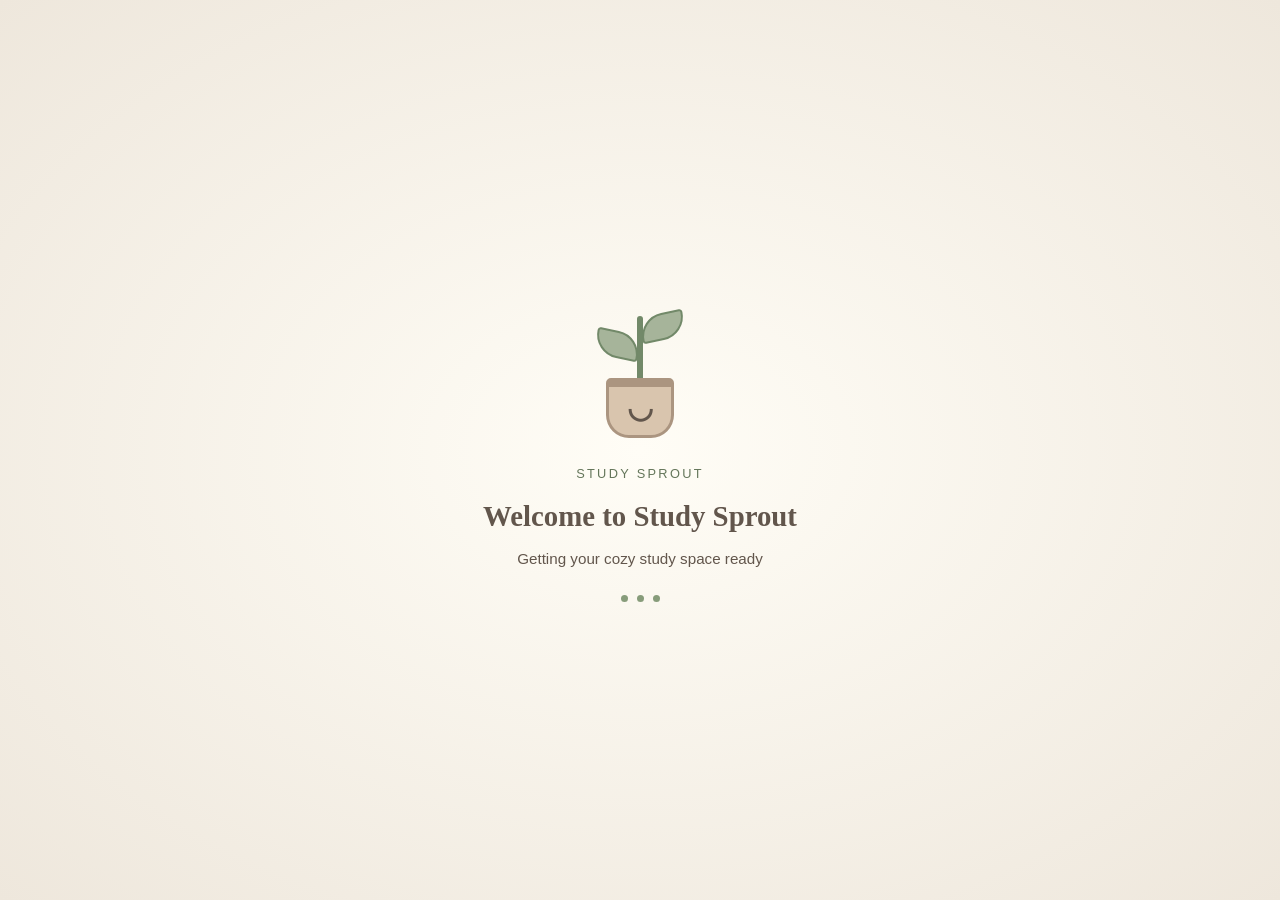
<file: index.html>
<!DOCTYPE html>
<html lang="en">
<head>
  <meta charset="UTF-8">
  <meta name="viewport" content="width=device-width, initial-scale=1">
  <meta name="description" content="Give your new little plant friend a name.">
 <title>Study Sprout | Name Your Plant</title>
  <link rel="stylesheet" href="style.css">
  <script src="name.js" defer></script>
</head>
<body>
  <!-- JavaScript briefly shows this welcome screen when the page opens. -->
  <div id="loading-screen" class="loading-screen" role="status" hidden>
    <div class="loading-content">
      <div class="loading-sprout" aria-hidden="true"><span class="loading-stem"></span><span class="loading-leaf loading-leaf-left"></span><span class="loading-leaf loading-leaf-right"></span><span class="loading-pot">◡</span></div>
      <p class="loading-brand">Study Sprout</p>
      <p id="loading-message">Welcome to Study Sprout</p>
      <p class="loading-caption">Getting your cozy study space ready</p>
      <div class="loading-dots" aria-hidden="true"><span></span><span></span><span></span></div>
    </div>
  </div>
  <main id="naming-screen" class="pet-card naming-card">
<p class="eyebrow">WELCOME TO STUDY SPROUT 🌱</p>
    <div class="welcome-sprout" aria-hidden="true">🌱</div>
    <h1>Hello, procrastinator!!</h1>
    <p>Meet your new study buddy! Complete assignments, stay motivated, and watch your little plant grow happier. 🌿</p>
    <form id="name-form" class="name-form" action="plant.html" method="get">
      <label for="name-input">Your plant’s name</label>
      <div class="name-controls">
        <input id="name-input" name="name" type="text" maxlength="24" placeholder="e.g. Clover" required autocomplete="off">
        <button type="submit">Start Growing 🌱</button>
      </div>
    </form>
    <p class="hint">Grow your plant. Grow your progress. 🤎</p>
  </main>
</body>
</html>
</file>
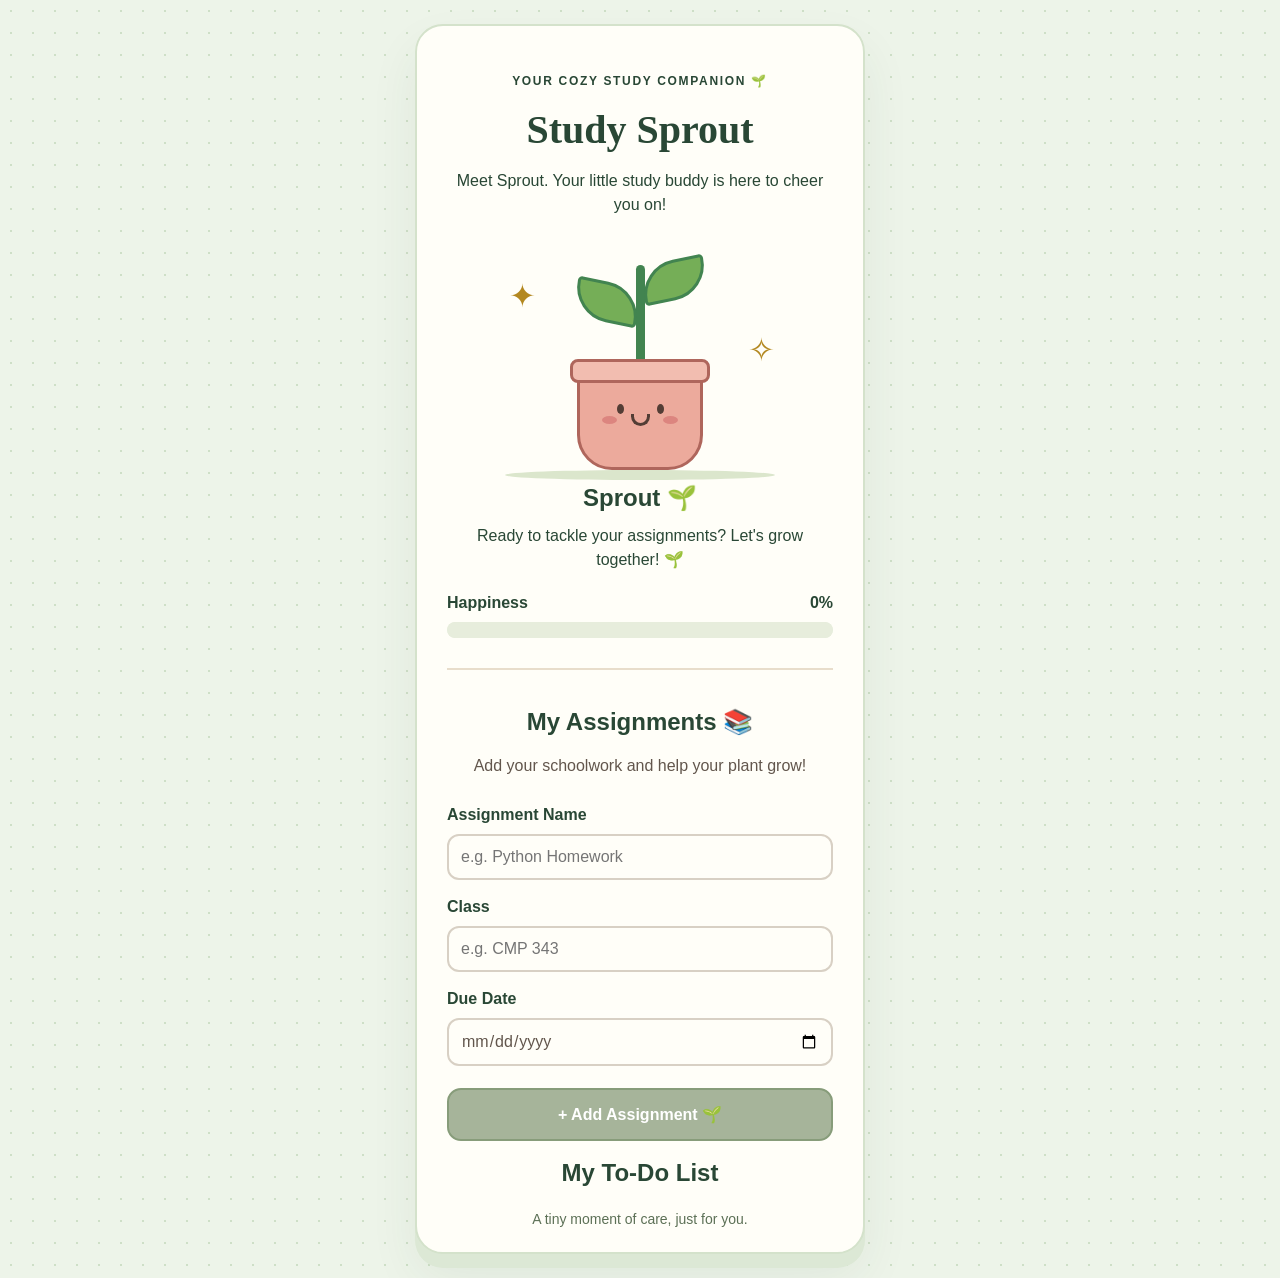
<file: plant.html>
<!DOCTYPE html>
<html lang="en">
<head>
  <meta charset="UTF-8">
  <meta name="viewport" content="width=device-width, initial-scale=1">
  <meta name="description" content="A little plant friend to water and give sunshine.">
<title>Study Sprout | My Study Buddy</title>
  <link rel="stylesheet" href="style.css">
  <script src="script.js" defer></script>
</head>
<body>
  <main class="pet-card">
    <p class="eyebrow">YOUR COZY STUDY COMPANION 🌱</p>
    <h1>Study Sprout</h1>
    <p>Meet <span id="intro-name">Sprout</span>. Your little study buddy is here to cheer you on!</p>

    <!-- Our plant is made with CSS, so no pictures are needed. -->
    <div class="garden" role="img" aria-label="A smiling green plant in a pink flowerpot">
      <span class="sparkle sparkle-one">✦</span>
      <span class="sparkle sparkle-two">✧</span>
      <div class="plant" id="plant">
        <div class="stem"></div>
        <div class="leaf leaf-left"></div>
        <div class="leaf leaf-right"></div>
        <div class="pot">
          <div class="rim"></div>
          <div class="face"><span class="eye"></span><span class="eye"></span></div>
          <div class="smile"></div>
          <span class="cheek cheek-left"></span><span class="cheek cheek-right"></span>
        </div>
      </div>
      <div class="ground"></div>
    </div>

    <h2><span id="plant-name">Sprout</span> <span aria-hidden="true">🌱</span></h2>
    <p id="message" class="message" aria-live="polite">Ready to tackle your assignments? Let's grow together! 🌱</p>
    <div class="meter-label"><label for="happiness">Happiness</label><span id="score">0%</span></div>
    <progress id="happiness" max="100" value="0">0%</progress>
    <section class="assignments">
  <h2>My Assignments 📚</h2>
  <p>Add your schoolwork and help your plant grow!</p>

  <form id="assignment-form">
    <label for="assignment-name">Assignment Name</label>
    <input id="assignment-name" type="text"
           placeholder="e.g. Python Homework" required>

    <label for="class-name">Class</label>
    <input id="class-name" type="text"
           placeholder="e.g. CMP 343" required>

    <label for="due-date">Due Date</label>
    <input id="due-date" type="date" required>

    <button type="submit">+ Add Assignment 🌱</button>
  </form>

  <h2>My To-Do List</h2>
  <ul id="assignment-list"></ul>
</section>
    <p class="hint">A tiny moment of care, just for you.</p>
  </main>
</body>
</html>
</file>
<file: style.css>
/* The page and its cozy colors. */
* { box-sizing: border-box; }
body {
  margin: 0;
  min-height: 100vh;
  display: grid;
  place-items: center;
  padding: 24px;
  background: #edf4e9;
  background-image: radial-gradient(#cedfc7 1px, transparent 1px);
  background-size: 22px 22px;
  color: #294735;
  font-family: "Trebuchet MS", Arial, sans-serif;
  font-size: 16px;
}
/* A brief ivory-and-sage welcome, isolated from the tracker styles. */
.loading-screen {
  position: fixed; inset: 0; z-index: 10;
  display: grid; place-items: center; padding: 24px;
  background: radial-gradient(ellipse at center, #fffdf6, #eee7dc);
  color: #62564c; text-align: center;
  opacity: 1; transition: opacity .3s ease;
  pointer-events: none;
}
.loading-screen[hidden] { display: none; }
.loading-screen.is-leaving { opacity: 0; }
.loading-content { width: min(100%, 380px); }
.loading-brand { font-size: .8rem; letter-spacing: .18em; text-transform: uppercase; color: #64765a; }
#loading-message { margin: 12px 0; font: bold 1.8rem/1.4 Georgia, serif; }
.loading-caption { font-size: .95rem; margin: 0 0 24px; }
.loading-sprout {
  position: relative; width: 120px; height: 140px; margin: 0 auto 26px;
  transform-origin: bottom center; animation: sprout-sway 1.8s ease-in-out infinite;
}
.loading-stem { position: absolute; width: 6px; height: 68px; background: #728969; border-radius: 8px; left: 57px; top: 18px; }
.loading-leaf { position: absolute; width: 45px; height: 27px; background: #a6b49a; border: 2px solid #728969; }
.loading-leaf-left { left: 15px; top: 33px; border-radius: 4px 30px; transform: rotate(12deg); }
.loading-leaf-right { left: 60px; top: 15px; border-radius: 30px 4px; transform: rotate(-12deg); }
.loading-pot { position: absolute; left: 26px; bottom: 0; width: 68px; height: 60px; border: 3px solid #ab9580; border-top-width: 9px; border-radius: 5px 5px 23px 23px; background: #d9c5ae; color: #62564c; font: bold 30px/42px Georgia, serif; }
.loading-dots { display: flex; justify-content: center; gap: 9px; }
.loading-dots span { width: 7px; height: 7px; border-radius: 50%; background: #879c7a; animation: dot-pulse 1.2s ease-in-out infinite; }
.loading-dots span:nth-child(2) { animation-delay: .15s; }
.loading-dots span:nth-child(3) { animation-delay: .3s; }
@keyframes sprout-sway { 50% { transform: translateY(-5px) rotate(3deg); } }
@keyframes dot-pulse { 50% { opacity: .35; transform: translateY(-3px); } }
.pet-card {
  width: 100%; max-width: 450px; padding: 34px 30px 22px;
  text-align: center; background: #fffef8;
  border: 2px solid #d4e2cb; border-radius: 28px;
  box-shadow: 0 14px 0 #dce8d5, 0 24px 50px #29473512;
}
.eyebrow { font-size: .75rem; letter-spacing: .14em; font-weight: bold; }
h1 { font-family: Georgia, serif; font-size: 2.5rem; margin: 16px 0 10px; }
h2 { font-size: 1.5rem; margin: 4px 0; }
p { line-height: 1.5; }
.garden { position: relative; height: 245px; margin-top: 18px; overflow: hidden; }
.plant { position: absolute; width: 160px; height: 220px; left: calc(50% - 80px); bottom: 10px; transform-origin: bottom center; }
.stem { position: absolute; background: #428450; width: 9px; height: 120px; left: 76px; top: 15px; border-radius: 10px; }
.leaf { position: absolute; width: 66px; height: 40px; background: #75ae57; border: 3px solid #428450; }
.leaf-left { left: 14px; top: 32px; border-radius: 6px 50px 6px 50px; transform: rotate(12deg); }
.leaf-right { left: 81px; top: 10px; border-radius: 50px 6px 50px 6px; transform: rotate(-12deg); }
.pot { position: absolute; width: 126px; height: 106px; background: #ecaa9c; border: 3px solid #af665c; border-radius: 8px 8px 35px 35px; bottom: 0; left: 17px; }
.rim { position: absolute; height: 24px; left: -10px; right: -10px; top: -8px; background: #f2bdb0; border: 3px solid #af665c; border-radius: 8px; }
.face { display: flex; justify-content: space-between; width: 47px; margin: 37px auto 0; }
.eye { width: 7px; height: 10px; background: #533d35; border-radius: 50%; }
.smile { width: 19px; height: 12px; border: 3px solid #533d35; border-top: 0; border-radius: 0 0 20px 20px; margin: 0 auto; }
.cheek { position: absolute; top: 49px; width: 15px; height: 8px; border-radius: 50%; background: #dc857f; }
.cheek-left { left: 22px; } .cheek-right { right: 22px; }
.ground { position: absolute; bottom: 0; left: 15%; width: 70%; height: 10px; border-radius: 50%; background: #dbe6cc; }
.sparkle { position: absolute; color: #b38820; font-size: 2rem; }
.sparkle-one { left: 16%; top: 42px; } .sparkle-two { right: 15%; top: 96px; }
.message { min-height: 3em; margin: 12px 0 22px; }
.name-form { margin-top: 18px; text-align: left; }
.name-form label { display: block; margin-bottom: 8px; font-size: .875rem; font-weight: bold; }
.name-controls { display: flex; flex-wrap: wrap; gap: 8px; }
.name-controls input {
  flex: 2 1 140px; min-width: 0; width: 100%; padding: 12px;
  border: 2px solid #d4e2cb; border-radius: 14px;
  background: #fffef8; color: #294735; font: inherit;
}
.name-controls button { flex: 1 0 auto; background: #e7eddc; border-color: #b8ccaa; }
.name-controls input:focus-visible { outline: 3px solid #294735; outline-offset: 3px; }
#plant-name, #intro-name, #loading-message { overflow-wrap: anywhere; }
.meter-label { display: flex; justify-content: space-between; font-weight: bold; margin-bottom: 10px; }
progress { display: block; width: 100%; height: 16px; border: 0; border-radius: 20px; overflow: hidden; background: #e7eddc; accent-color: #64964b; }
progress::-webkit-progress-bar { background: #e7eddc; border-radius: 20px; }
progress::-webkit-progress-value { background: #64964b; border-radius: 20px; transition: width .3s; }
progress::-moz-progress-bar { background: #64964b; border-radius: 20px; }
.actions { display: flex; gap: 12px; margin-top: 24px; flex-wrap: wrap; }
button { flex: 1; padding: 15px 10px; border: 2px solid #b5d1d9; border-radius: 14px; background: #e0f1f5; color: #294735; font: bold 1rem "Trebuchet MS", sans-serif; cursor: pointer; }
#sunshine { background: #fff0bb; border-color: #e8cd75; }
button:hover { filter: brightness(.96); transform: translateY(-2px); }
button:active { transform: translateY(1px); }
button:focus-visible { outline: 3px solid #294735; outline-offset: 4px; }
.hint { font-size: .875rem; color: #5c7056; margin: 22px 0 0; }
.wiggle { animation: wiggle .5s ease-in-out; }
@keyframes wiggle { 25% { transform: rotate(-6deg); } 75% { transform: rotate(6deg); } }
@media (max-width: 380px) { body { padding: 12px; } .pet-card { padding: 24px 18px; } h1 { font-size: 2rem; } }
@media (prefers-reduced-motion: reduce) { *, *::before, *::after { animation: none !important; transition: none !important; } }

/* The separate naming page. */
.welcome-sprout { font-size: 5rem; margin: 28px 0 10px; }
.naming-card h1 { font-size: 2rem; }
.naming-card .name-controls { flex-direction: column; }
.naming-card .name-controls input { flex: auto; }
.naming-card .name-controls button { margin-top: 6px; }
/* Study Sprout assignment tracker */
.assignments {
  margin-top: 30px;
  padding-top: 20px;
  border-top: 2px solid #e8ddcb;
  text-align: left;
}

.assignments h2 {
  text-align: center;
  margin: 18px 0;
}

.assignments > p {
  text-align: center;
  color: #62564c;
}

#assignment-form {
  display: flex;
  flex-direction: column;
  gap: 10px;
  margin-top: 20px;
}

#assignment-form label {
  font-weight: bold;
  margin-top: 8px;
}

#assignment-form input {
  width: 100%;
  padding: 12px;
  border: 2px solid #d8d0c4;
  border-radius: 12px;
  background: #fffef8;
  font: inherit;
  color: #62564c;
}

#assignment-form button {
  margin-top: 12px;
  background: #a6b49a;
  border-color: #879c7a;
  color: #fff;
}

#assignment-list {
  list-style: none;
  padding: 0;
  margin-top: 20px;
}
</file>
